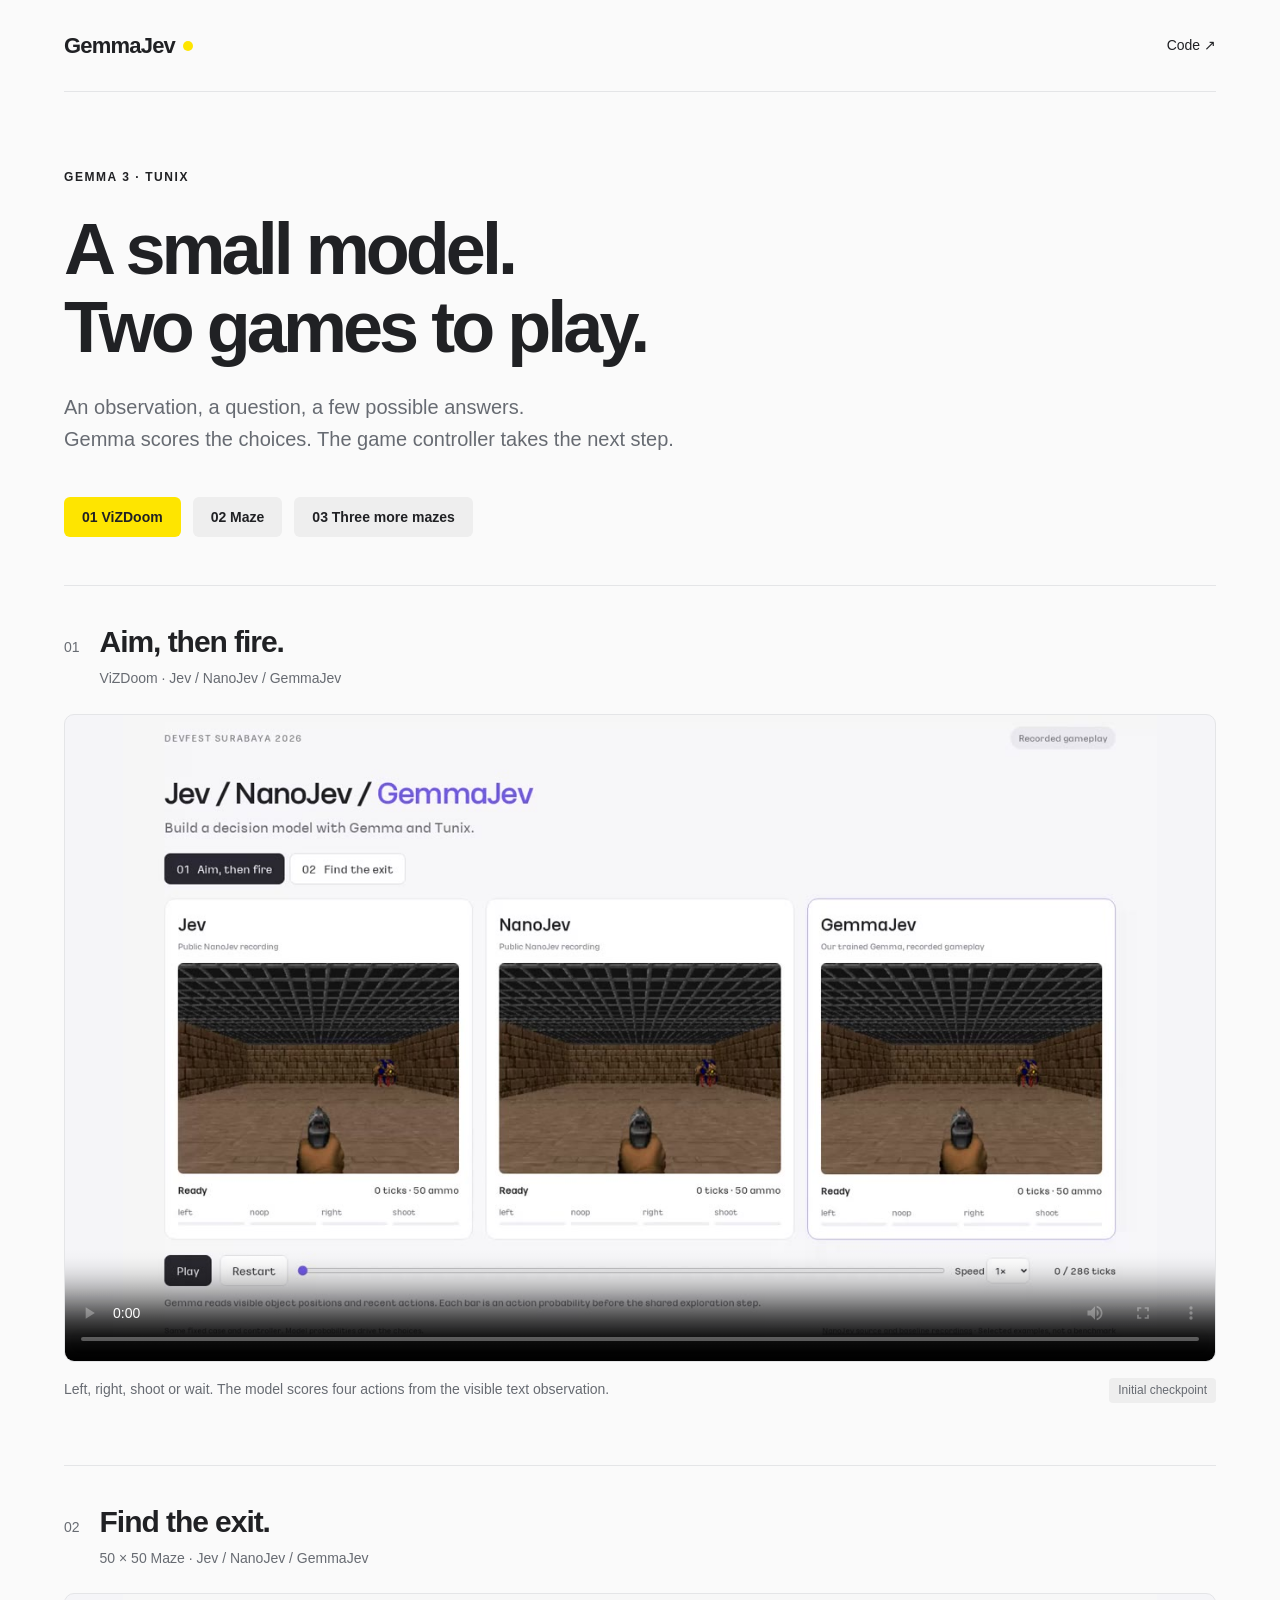
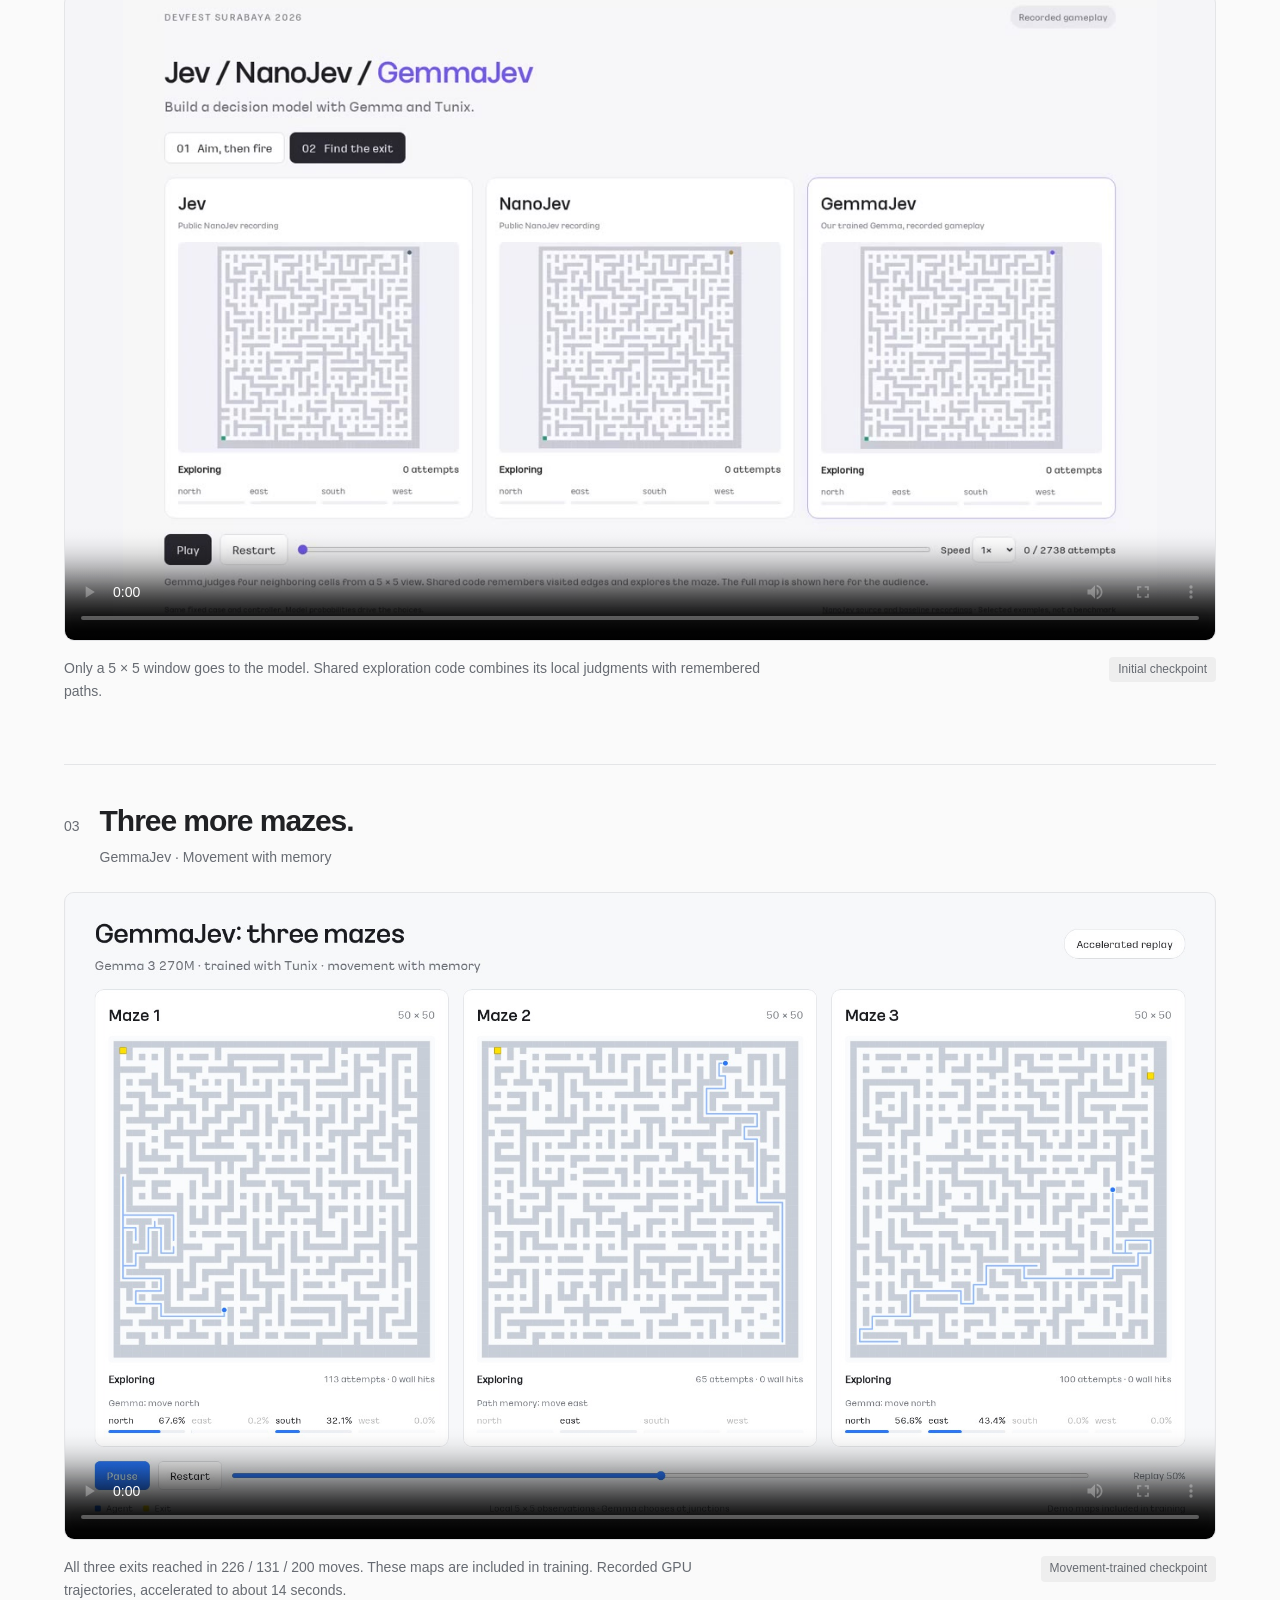
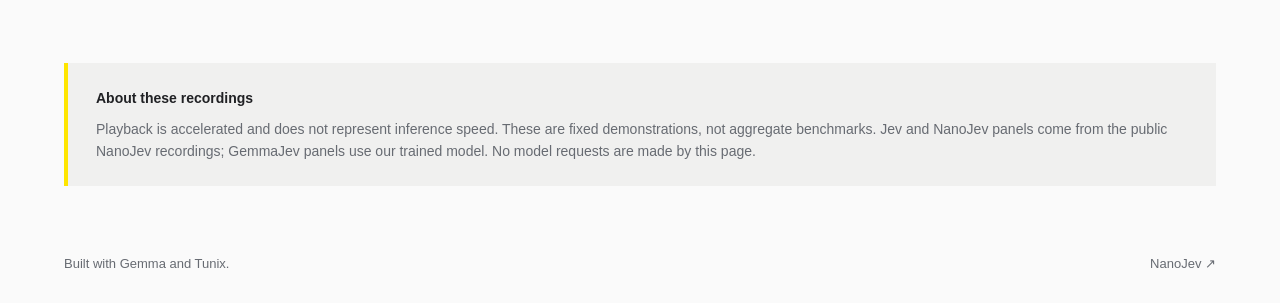
<file: demos/index.html>
<!doctype html>
<html lang="en">
  <head>
    <meta charset="utf-8" />
    <meta name="viewport" content="width=device-width, initial-scale=1" />
    <title>GemmaJev · Game demos</title>
    <link rel="stylesheet" href="style.css" />
  </head>
  <body>
    <header>
      <a class="brand" href="#">GemmaJev<span></span></a
      ><a href="https://github.com/bzantium/gemmajev">Code ↗</a>
    </header>
    <main>
      <section class="intro">
        <p class="eyebrow">GEMMA 3 · TUNIX</p>
        <h1>A small model.<br />Two games to play.</h1>
        <p class="lede">
          An observation, a question, a few possible answers.<br />Gemma scores the choices. The
          game controller takes the next step.
        </p>
        <nav aria-label="Demos">
          <a href="#vizdoom">01 ViZDoom</a><a href="#maze">02 Maze</a
          ><a href="#three-mazes">03 Three more mazes</a>
        </nav>
      </section>
      <section class="demo" id="vizdoom">
        <div class="heading">
          <span class="number">01</span>
          <div>
            <h2>Aim, then fire.</h2>
            <p>ViZDoom · Jev / NanoJev / GemmaJev</p>
          </div>
        </div>
        <video
          controls
          playsinline
          preload="metadata"
          poster="media/vizdoom.jpg"
          aria-label="ViZDoom comparison recording"
        >
          <source src="media/vizdoom.mp4" type="video/mp4" />
        </video>
        <div class="caption">
          <p>
            Left, right, shoot or wait. The model scores four actions from the visible text
            observation.
          </p>
          <span>Initial checkpoint</span>
        </div>
      </section>
      <section class="demo" id="maze">
        <div class="heading">
          <span class="number">02</span>
          <div>
            <h2>Find the exit.</h2>
            <p>50 × 50 Maze · Jev / NanoJev / GemmaJev</p>
          </div>
        </div>
        <video
          controls
          playsinline
          preload="metadata"
          poster="media/maze.jpg"
          aria-label="Maze comparison recording"
        >
          <source src="media/maze.mp4" type="video/mp4" />
        </video>
        <div class="caption">
          <p>
            Only a 5 × 5 window goes to the model. Shared exploration code combines its local
            judgments with remembered paths.
          </p>
          <span>Initial checkpoint</span>
        </div>
      </section>
      <section class="demo" id="three-mazes">
        <div class="heading">
          <span class="number">03</span>
          <div>
            <h2>Three more mazes.</h2>
            <p>GemmaJev · Movement with memory</p>
          </div>
        </div>
        <video
          controls
          playsinline
          preload="metadata"
          poster="media/three-mazes.jpg"
          aria-label="Three GemmaJev maze recordings"
        >
          <source src="media/three-mazes.mp4" type="video/mp4" />
        </video>
        <div class="caption">
          <p>
            All three exits reached in 226 / 131 / 200 moves. These maps are included in training.
            Recorded GPU trajectories, accelerated to about 14 seconds.
          </p>
          <span>Movement-trained checkpoint</span>
        </div>
      </section>
      <aside>
        <strong>About these recordings</strong>
        <p>
          Playback is accelerated and does not represent inference speed. These are fixed
          demonstrations, not aggregate benchmarks. Jev and NanoJev panels come from the public
          NanoJev recordings; GemmaJev panels use our trained model. No model requests are made by
          this page.
        </p>
      </aside>
    </main>
    <footer>
      <span>Built with Gemma and Tunix.</span
      ><a href="https://github.com/TianyuCodings/NanoJev">NanoJev ↗</a>
    </footer>
  </body>
</html>
</file>
<file: demos/style.css>
:root {
  color-scheme: light;
  --ink: #202124;
  --muted: #676b72;
  --line: #e4e5e7;
  --accent: #fee500;
}
* {
  box-sizing: border-box;
}
html {
  scroll-behavior: smooth;
  scroll-padding-top: 24px;
}
body {
  margin: 0;
  color: var(--ink);
  background: #fafafa;
  font-family: -apple-system, BlinkMacSystemFont, "Segoe UI", sans-serif;
  line-height: 1.6;
}
a {
  color: inherit;
  text-decoration: none;
}
a:hover {
  text-decoration: underline;
}
a:focus-visible {
  outline: 3px solid #3875e8;
  outline-offset: 5px;
}
header,
main,
footer {
  width: min(1160px, 90%);
  margin: auto;
}
header,
footer {
  display: flex;
  align-items: center;
  justify-content: space-between;
  padding: 28px 0;
}
header {
  border-bottom: 1px solid var(--line);
  font-size: 14px;
}
.brand {
  display: inline-flex;
  gap: 8px;
  align-items: center;
  font-size: 22px;
  font-weight: 750;
  letter-spacing: -0.8px;
}
.brand span {
  width: 10px;
  height: 10px;
  border-radius: 50%;
  background: var(--accent);
}
.intro {
  padding: 64px 0 48px;
}
.eyebrow {
  font-size: 12px;
  letter-spacing: 0.13em;
  font-weight: 650;
}
h1 {
  font-size: clamp(40px, 6vw, 72px);
  line-height: 1.08;
  letter-spacing: -0.055em;
  margin: 24px 0;
  font-weight: 750;
}
.lede {
  font-size: clamp(16px, 2vw, 20px);
  color: var(--muted);
}
nav {
  display: flex;
  flex-wrap: wrap;
  gap: 12px;
  padding-top: 22px;
}
nav a {
  padding: 9px 18px;
  border-radius: 6px;
  background: #eee;
  font-size: 14px;
  font-weight: 600;
}
nav a:first-child {
  background: var(--accent);
}
.demo {
  padding: 36px 0 46px;
  border-top: 1px solid var(--line);
}
.heading {
  display: flex;
  gap: 20px;
  align-items: baseline;
  margin-bottom: 24px;
}
.number {
  font-size: 14px;
  color: var(--muted);
  font-variant-numeric: tabular-nums;
}
h2 {
  margin: 0;
  font-size: 30px;
  line-height: 1.3;
  letter-spacing: -0.035em;
}
.heading p {
  margin: 6px 0 0;
  color: var(--muted);
  font-size: 14px;
}
video {
  display: block;
  width: 100%;
  aspect-ratio: 16 / 9;
  object-fit: contain;
  border: 1px solid var(--line);
  border-radius: 10px;
  background: #f5f5f8;
}
.caption {
  display: flex;
  align-items: flex-start;
  justify-content: space-between;
  gap: 24px;
  padding: 16px 0;
  color: var(--muted);
  font-size: 14px;
}
.caption p {
  margin: 0;
  max-width: 700px;
}
.caption span {
  white-space: nowrap;
  font-size: 12px;
  padding: 3px 9px;
  background: #eee;
  border-radius: 4px;
}
aside {
  padding: 24px 28px;
  border-left: 4px solid var(--accent);
  background: #f0f0ef;
  font-size: 14px;
}
aside p {
  color: var(--muted);
  margin: 8px 0 0;
}
footer {
  margin-top: 40px;
  font-size: 13px;
  color: var(--muted);
}
@media (max-width: 600px) {
  .intro {
    padding-top: 40px;
  }
  .caption {
    flex-direction: column;
    gap: 10px;
  }
  .heading {
    gap: 12px;
  }
  h2 {
    font-size: 25px;
  }
}
@media (prefers-reduced-motion: reduce) {
  html {
    scroll-behavior: auto;
  }
}
</file>
